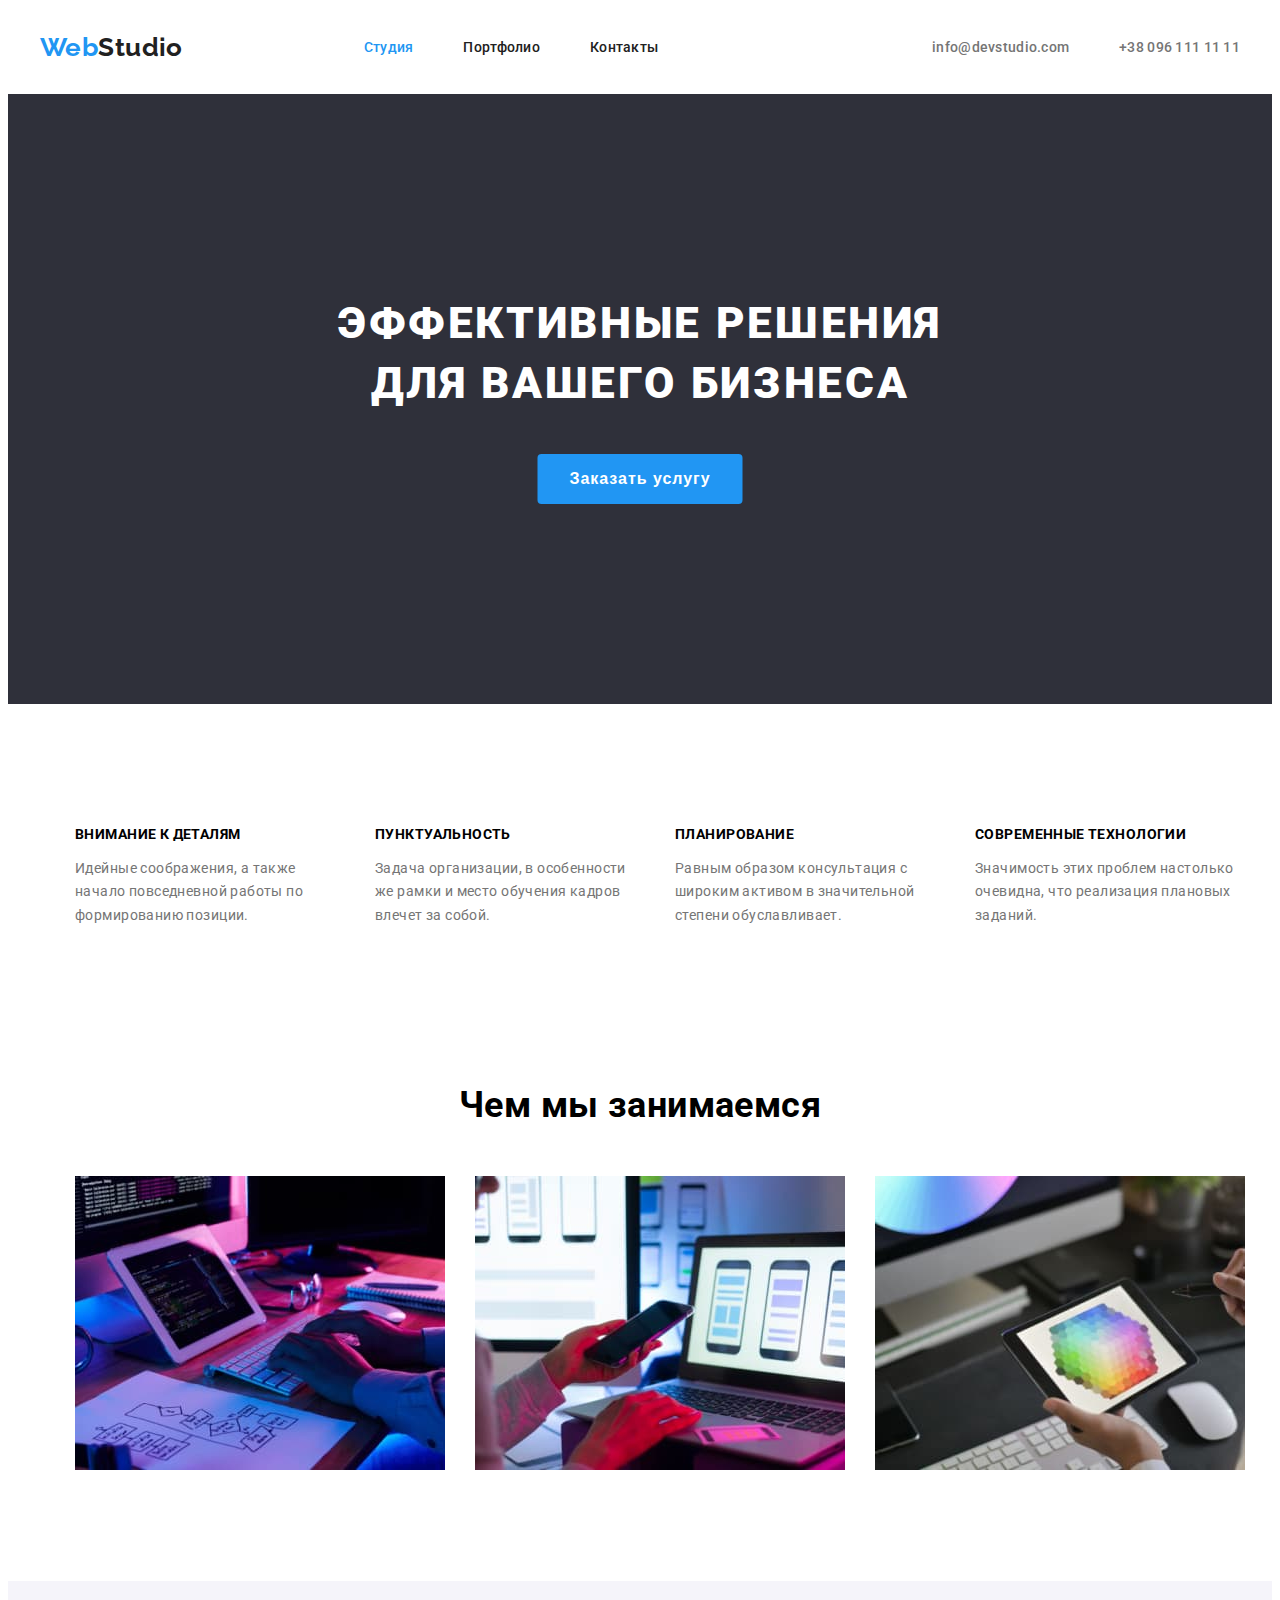
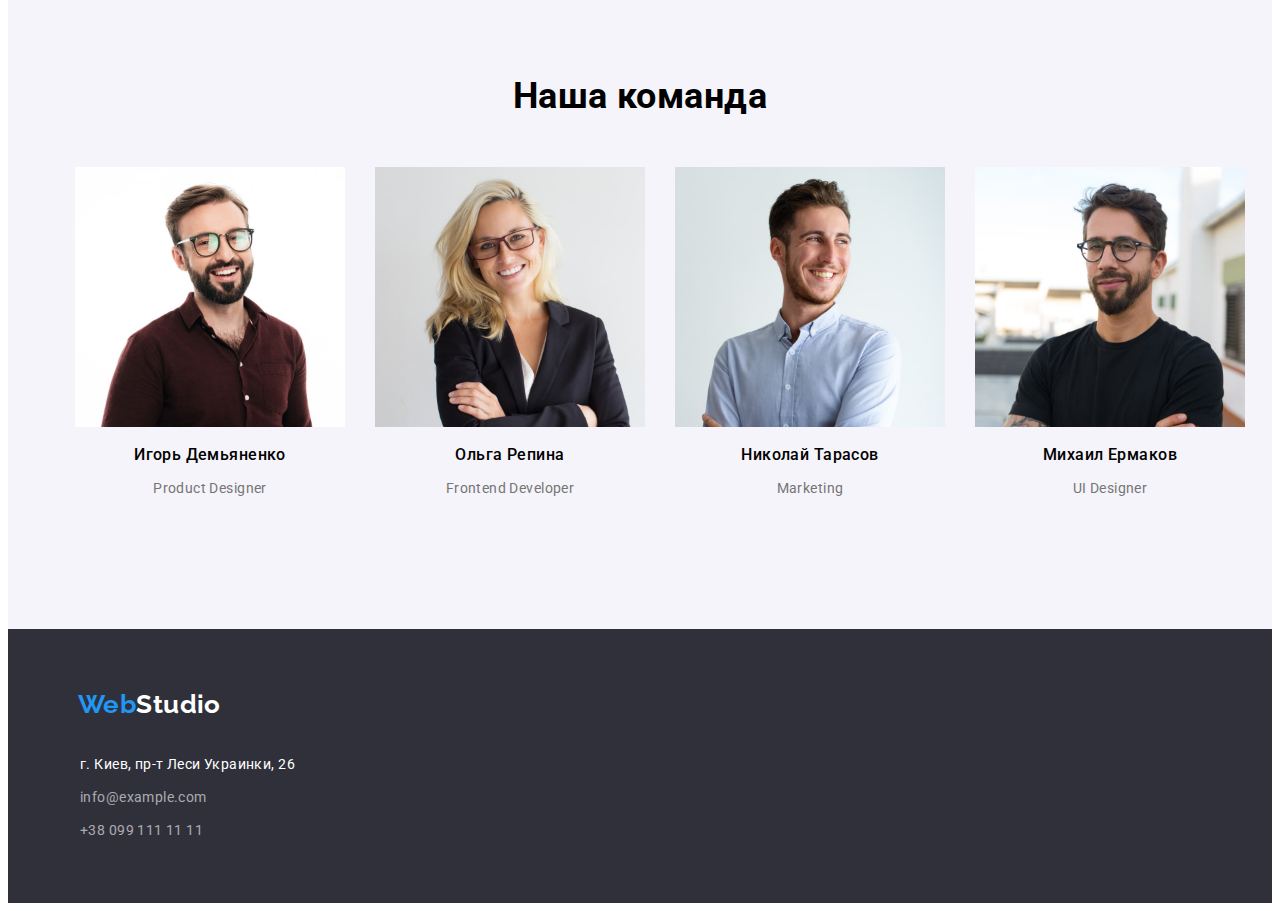
<file: index.html>
<!DOCTYPE html>
<html lang="ru">
  <head>
    <meta charset="UTF-8" />
    <meta http-equiv="X-UA-Compatible" content="IE=edge" />
    <meta name="viewport" content="width=device-width, initial-scale=1.0" />
    <title>GOIT</title>
    <link rel="preconnect" href="https://fonts.googleapis.com">
    <link rel="preconnect" href="https://fonts.gstatic.com" crossorigin>
    <link href="https://fonts.googleapis.com/css2?family=Raleway:wght@700&family=Roboto:wght@400;500;700;900&display=swap" rel="stylesheet">
    <link rel="stylesheet" href="./styles/styles.css">
  </head>
  <body>
    <header>
      <div class="container">
        <div class="navigation">
            <a class="logo" href="#" lang="en">Web<span class="logo-ll">Studio</span></a>
          <nav>          
            <ul class="nav-l">
              <li class="list-font"><a class="list-l" href="#">Студия</a></li>
              <li class="list-font"><a class="list" href="./portfolio.html">Портфолио</a></li>
              <li class="list-font"><a class="list" href="#">Контакты</a></li>
            </ul>
          </nav>
          <ul class="telmail-ll">
            <li class="list-font"><a class="list-font-email-tel" href="mailto:info@devstudio.com">info@devstudio.com</a></li>
            <li class="list-font"><a class="list-font-email-tel" href="tel:+380961111111">+38 096 111 11 11</a></li>
          </ul>
        </div>
      </div>
    </header>
    <main>
      <section class="section-l">
        <div class="container">
          <h1 class="header-l">Эффективные решения для вашего бизнеса</h1>
          <button class="button" type="button">Заказать услугу</button>
        </div>
      </section>
      <section class="section-ll">
          <div class="container">
            <h2 class="invisible">Наши преимущества</h2>
        <ul class="header-menu-list">
          <li>
            <h3 class="header-list">Внимание к деталям</h3>
            <p class="text-list">Идейные соображения, а также начало повседневной работы по формированию позиции.</p>
          </li>
          <li>
            <h3 class="header-list">Пунктуальность</h3>
            <p class="text-list">
              Задача организации, в особенности же рамки и место обучения кадров влечет за собой.
            </p>
          </li>
          <li>
            <h3 class="header-list">Планирование</h3>
            <p class="text-list">
              Равным образом консультация с широким активом в значительной степени обуславливает.
            </p>
          </li>
          <li>
            <h3 class="header-list">Современные технологии</h3>
            <p class="text-list">Значимость этих проблем настолько очевидна, что реализация плановых заданий.</p>
          </li>
        </ul>
          </div>
      </section>
      <section class="section-lll">
        <div class="container">
          <h2 class="header-photo">Чем мы занимаемся</h2>
        <ul class="photo-flex">
          <li><img src="./images/img(1).jpg" width="370" height="294" alt="IMG1" /></li>
          <li><img src="./images/img(2).jpg" width="370" height="294" alt="IMG2" /></li>
          <li><img src="./images/img(3).jpg" width="370" height="294" alt="IMG3" /></li>
        </ul>
        </div>
      </section>
      <section class="big-team">
          <div class="container">
            <h2 class="team">Наша команда</h2>
        <ul class="team-our">
          <li class="photo-members">
              <img src="./images/img221.jpg" width="270" height="260" alt="img221" />
            <h3 class="members">Игорь Демьяненко</h3>
            <p class="profession">Product Designer</p>
          </li>
          <li class="photo-members">
              <img src="./images/img222.jpg" width="270" height="260" alt="img222" />
            <h3 class="members">Ольга Репина</h3>
            <p class="profession">Frontend Developer</p>
          </li>
          <li class="photo-members">
              <img src="./images/img223.jpg" width="270" height="260" alt="img223" />
            <h3 class="members">Николай Тарасов</h3>
            <p class="profession">Marketing</p>
          </li>
          <li class="photo-members">
              <img src="./images/img224.jpg" width="270" height="260" alt="img224" />
            <h3 class="members">Михаил Ермаков</h3>
            <p class="profession">UI Designer</p>
          </li>
        </ul>
          </div>
      </section>
    </main>
    <footer class="big-footer">
      <div class="container">
        <div class="footer-l">
          <span class="span-logo">
            <a class="logo" href="#" lang="en">Web<span class="logo-lll">Studio</span></a>
          </span>
      <address>
        <ul class="contacts-list">
          <li class="list-cont-l">
           <a style="text-decoration: none;" class="city" href="https://bit.ly/3pXMvUd">г. Киев, пр-т Леси Украинки, 26</a>
          </li>
          <li class="list-cont-ll">
            <a style="text-decoration: none;" class="email-tel" href="mailto:info@example.com">info@example.com</a>
          </li>
          <li class="list-cont-lll">
            <a style="text-decoration: none;" class="email-tel" href="tel:+380991111111">+38 099 111 11 11</a>
          </li>
        </ul>
      </address>
        </div>
      </div>
    </footer> 
  </body>
</html>
</file>
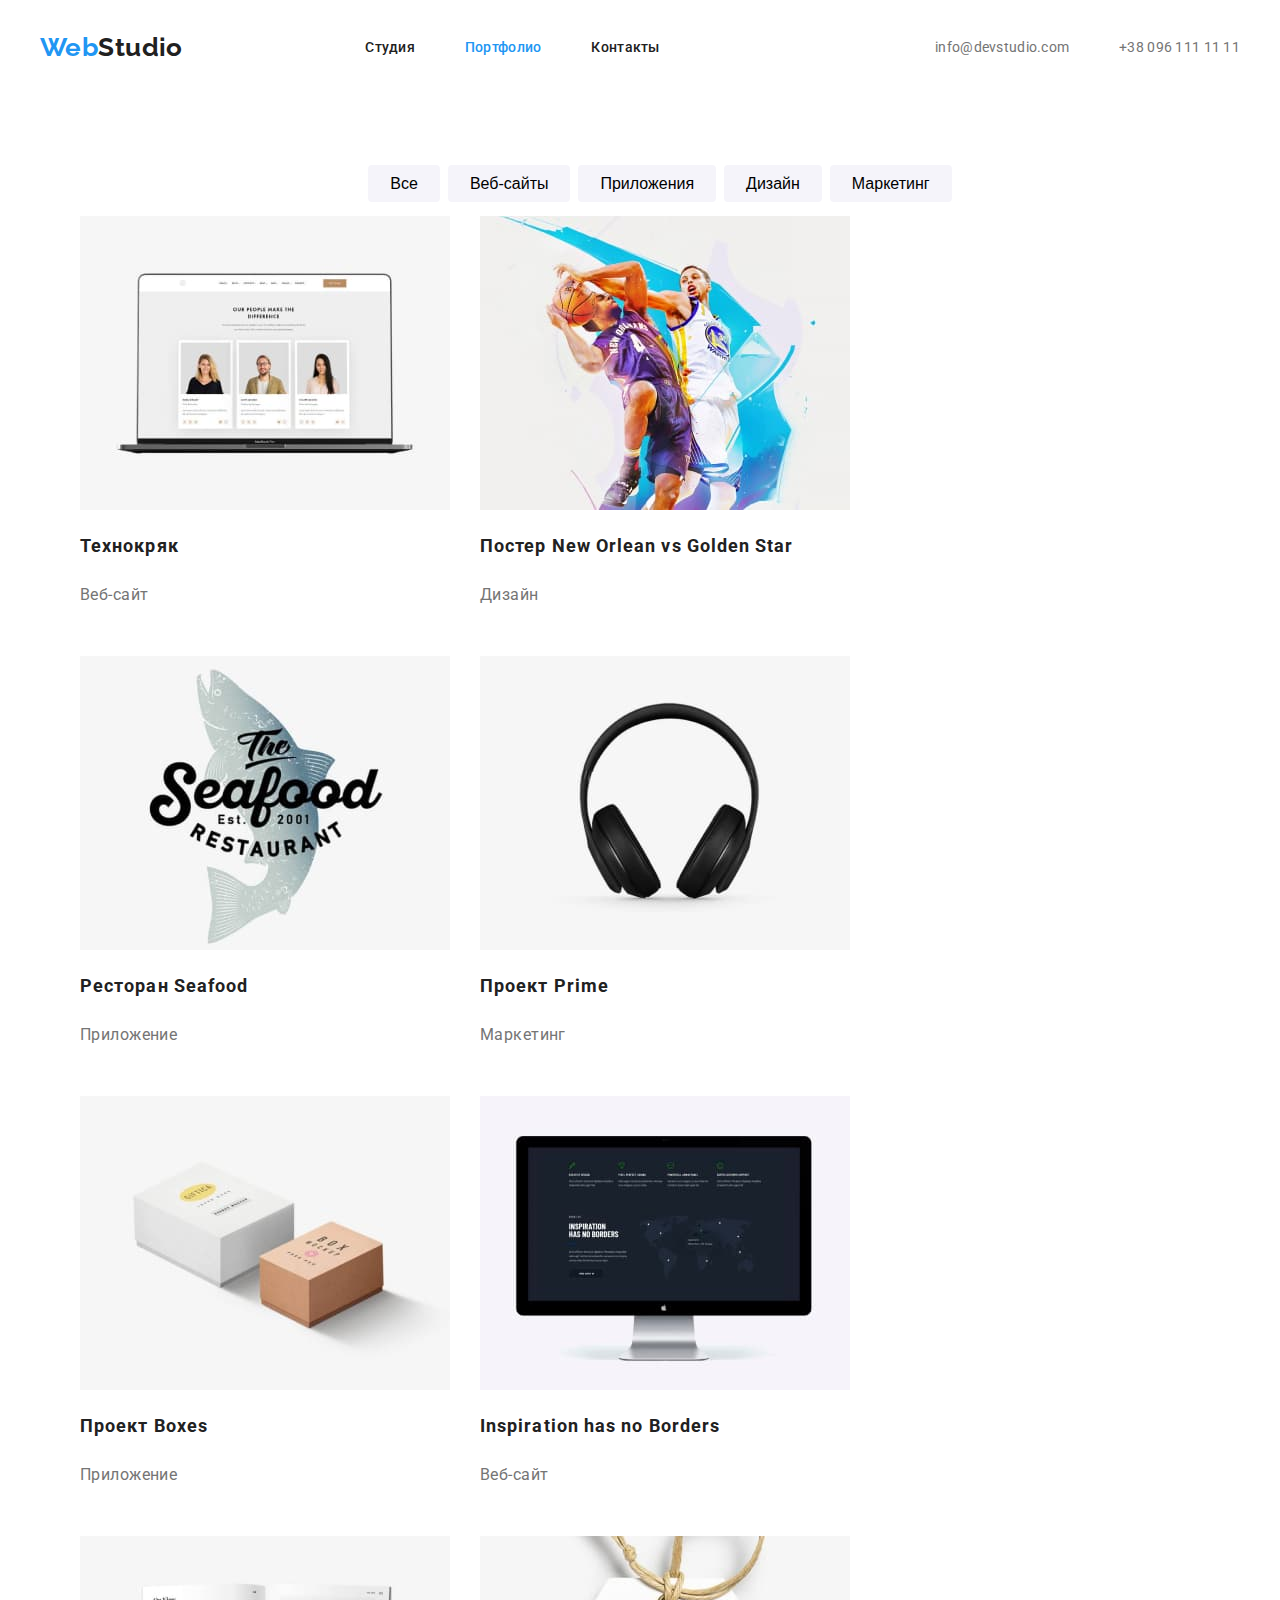
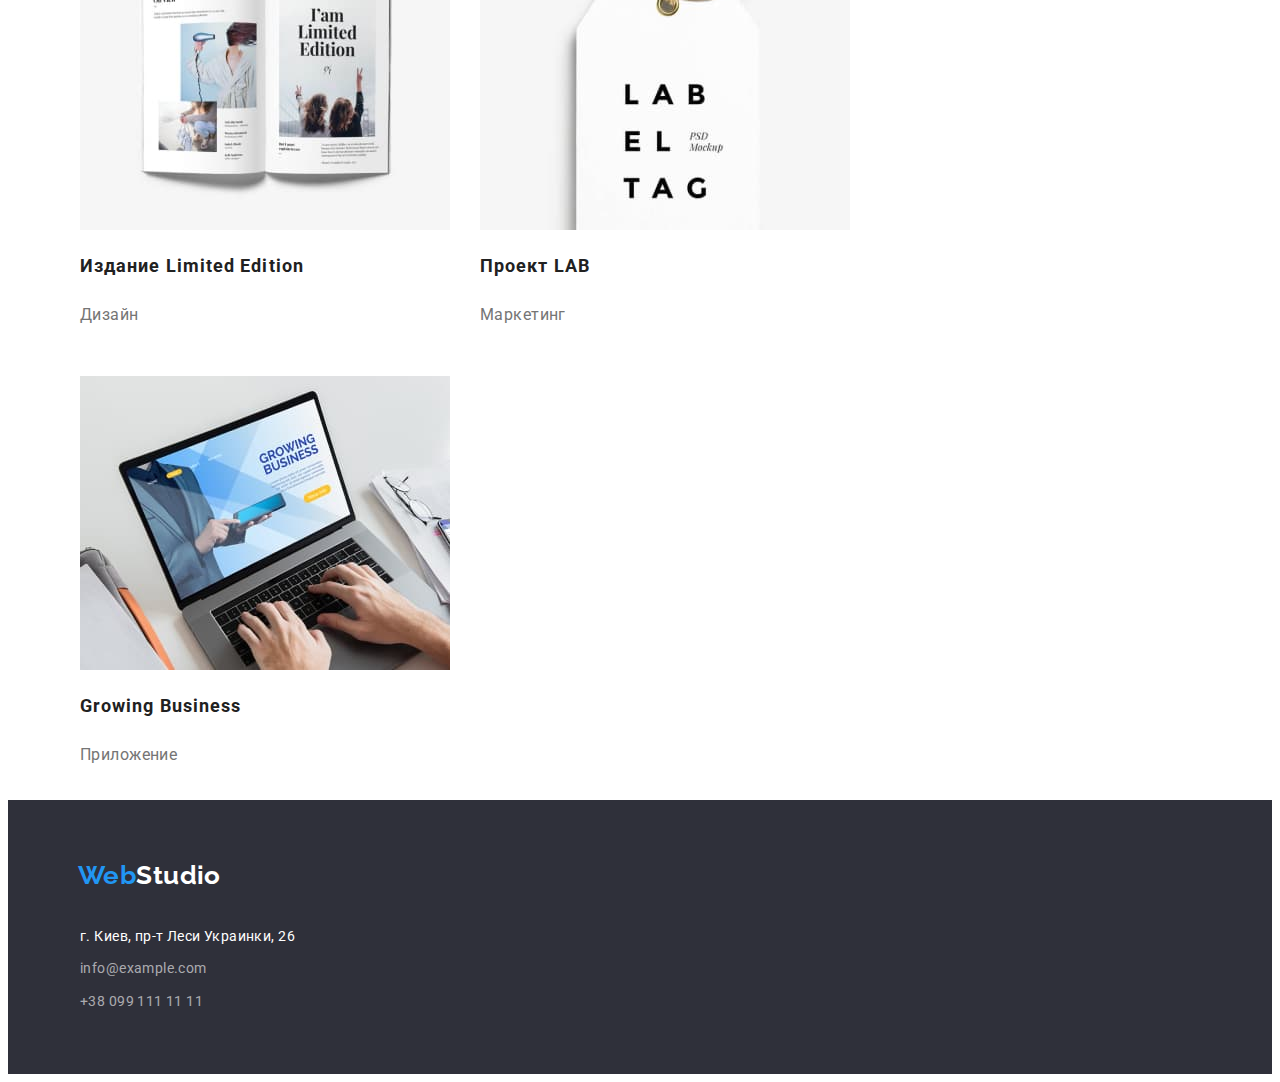
<file: portfolio.html>
<!DOCTYPE html>
<html lang="ru">
  <head>
    <meta charset="UTF-8" />
    <meta http-equiv="X-UA-Compatible" content="IE=edge" />
    <meta name="viewport" content="width=device-width, initial-scale=1.0" />
    <title>Портфолио</title>
    <link rel="preconnect" href="https://fonts.googleapis.com">
    <link rel="preconnect" href="https://fonts.gstatic.com" crossorigin>
    <link href="https://fonts.googleapis.com/css2?family=Raleway:wght@700&family=Roboto:wght@400;500;700;900&display=swap" rel="stylesheet">
    <link rel="stylesheet" href="./styles/styles.css" />    
  </head>
  <body>
    <header>
      <div class="container">
        <div class="navigation">
          <a class="logo" href="#" lang="en">Web<span class="logo-ll">Studio</span></a>
          <nav>
            <ul class="nav-l">
              <li class="list-font"><a class="list-lll" href="./index.html">Студия</a></li>
              <li class="list-font"><a class="list-ll" href="#">Портфолио</a></li>
              <li class="list-font"><a class="list-lll" href="#">Контакты</a></li>
            </ul>
          </nav>
          <ul class="telmail-ll">
            <li class="list-font">
              <a class="list-font-email-tel-ll" href="mailto:info@devstudio.com">info@devstudio.com</a>
            </li>
            <li class="list-font">
              <a class="list-font-email-tel-ll" href="tel:+380961111111">+38 096 111 11 11</a>
            </li>
          </ul>
        </div>
      </div>
    </header>
    <main>
      <section class="section-p-l">
        <div class="container">
          <h1 class="header-ll">Информация</h1>
        <ul class="button-menu-list">
          <li>
            <button class="button-list-ll" type="button">Все</button>
          </li>
          <li>
            <button class="button-list-ll" type="button">Веб-сайты</button>
          </li>
          <li>
            <button class="button-list-ll" type="button">Приложения</button>
          </li>
          <li>
            <button class="button-list-ll" type="button">Дизайн</button>
          </li>
          <li>
            <button class="button-list-ll" type="button">Маркетинг</button>
          </li>
        </ul>
        <ul class="photo-list-p">
          <li>
            <img src="./images-portfolio/comp.jpg" alt="img1p" />
            <h2 class="header-list-ll">Технокряк</h2>
            <p class="text-list-ll">Веб-сайт</p>
          </li>
          <li>
            <img src="./images-portfolio/bask.jpg" alt="img2p" />
            <h2 class="header-list-ll">Постер New Orlean vs Golden Star</h2>
            <p class="text-list-ll">Дизайн</p>
          </li>
          <li>
            <img src="./images-portfolio/fish.jpg" alt="img3p" />
            <h2 class="header-list-ll">Ресторан Seafood</h2>
            <p class="text-list-ll">Приложение</p>
          </li>
          <li>
            <img src="./images-portfolio/img (13).jpg" alt="img4p" />
            <h2 class="header-list-ll">Проект Prime</h2>
            <p class="text-list-ll">Маркетинг</p>
          </li>
          <li>
            <img src="./images-portfolio/img (14).jpg" alt="img5p" />
            <h2 class="header-list-ll">Проект Boxes</h2>
            <p class="text-list-ll">Приложение</p>
          </li>
          <li>
            <img src="./images-portfolio/img (15).jpg" alt="img6p" />
            <h2 class="header-list-ll">Inspiration has no Borders</h2>
            <p class="text-list-ll">Веб-сайт</p>
          </li>
          <li>
            <img src="./images-portfolio/img (16).jpg" alt="img7p" />
            <h2 class="header-list-ll">Издание Limited Edition</h2>
            <p class="text-list-ll">Дизайн</p>
          </li>
          <li>
            <img src="./images-portfolio/brel.jpg" alt="img8p" />
            <h2 class="header-list-ll">Проект LAB</h2>
            <p class="text-list-ll">Маркетинг</p>
          </li>
          <li>
            <img src="./images-portfolio/comp2.jpg" alt="img9p" />
            <h2 class="header-list-ll">Growing Business</h2>
            <p class="text-list-ll">Приложение</p>
          </li>
        </ul>
        </div>
      </section>
    </main>
    <footer class="big-footer">
      <div class="container">
        <div class="footer-l">
          <span class="span-logo">
            <a class="logo" href="#" lang="en">Web<span class="logo-lll">Studio</span></a>
          </span>
      <address>
        <ul class="contacts-list">
          <li class="list-cont-l" style="list-style-type: none">
            <a class="city" href="https://bit.ly/3pXMvUd">г. Киев, пр-т Леси Украинки, 26</a>
          </li>
          <li class="list-cont-ll" style="list-style-type: none">
            <a class="email-tel" href="mailto:info@example.com">info@example.com</a>
          </li>
          <li class="list-cont-lll" style="list-style-type: none">
            <a class="email-tel" href="tel:+380991111111">+38 099 111 11 11</a>
          </li>
        </ul>
      </address>
        </div>
      </div>
    </footer>
  </body>
</html>
</file>
<file: styles/styles.css>
:root {
  --color-hover: #2196f3;
  --font-family: 'Raleway', sans-serif;
  --color-color2: #757575;
  --background-color-color3: #2f303a;
  --background-color-color4: #f5f4fa;
  --color-color3: #212121;
  --color-color4: #fff;
  --background-color5: #188ce8;
  --color-color5: rgba(255, 255, 255, 0.6);

}

body {
  font-family: Roboto;
  font-size: 14px;
  letter-spacing: 0.03em;
  background-color: var(--color-color4);
}

html {
  scroll-behavior: smooth;
}

*,
*::before,
*::after {
  box-sizing: border-box;
}

.container {
  max-width: 1200px;
  margin: 0 auto;
  width: 100%;
}

/* Nav */

.navigation {
  display: flex;
  justify-content: space-between;
  align-items: center;
  margin-top: 25px;
  margin-bottom: 25px;

}

.nav-l {
  display: flex;
  gap: 50px;
  margin-right: 93px;
}

.telmail-ll {
  display: flex;
  gap: 50px;
}

.logo {
  text-decoration: none;
  font-family: var(--font-family);
  font-weight: 700;
  font-size: 26px;
  line-height: 1.17;
  color: var(--color-hover);
}

.logo-ll {
  color: var(--color-color3);
}

.list:hover {
  color: var(--color-hover);
}


.list-font {
 
  line-height: 1.17;
  list-style-type: none;
  letter-spacing: 5;
  letter-spacing: 0.02em;
}

.list {
  color: var(--color-color3);
  font-weight: 500;
  text-decoration: none;
}

.list-l {
  color: var(--color-hover);
  font-weight: 500;
  text-decoration: none;
}

.list-font-email-tel {
  line-height: 1.17;
  color: var(--color-color2);
  font-weight: 500;
  text-decoration: none;
}

.list-font-email-tel:hover {
  color: var(--color-hover);
}

/* Menu-Section1 */

.section-l {
  background-color: var(--background-color-color3);
  padding: 200px 0
}

.header-l {
  text-transform: uppercase;
  font-size: 44px;
  font-weight: 900;
  line-height: 1.36;
  letter-spacing: 0.06em;
  width: 696px;
  height: 120px;
  text-align: center;
  margin: 0 auto;
  color: var(--color-color4);
}

/* Button */

.button {
  margin-top: 40px;
  position: relative;
  left: 50%;
  transform: translate(-50%, 0);  
  padding: 10px 32px;
  border-radius: 4px;
  font-weight: 700;
  font-size: 16px;
  line-height: 1.87;
  border: 0;
  letter-spacing: 0.06em;

  color: var(--color-color4);
}

.button {
  background-color: var(--color-hover);
}

.button:hover,
.button:focus {
  background-color: var(--background-color5);
  color: var(--color-color4);
}

/* Header-list */

.section-ll {
  display: flex;
  margin-top: 94px;
  margin-bottom: 94px;
  
}

.header-menu-list {
  display: flex;
  gap: 30px;
  justify-content: center;
  list-style-type: none;
  
}

.invisible {
  font-size: 0px;
}

.header-list {
  font-size: 14px;
  font-weight: 700;
  line-height: 1.17;
  text-transform: uppercase;
}

.text-list {
  display: flex;
  width: 270px;
  height: 75px;
  color: var(--color-color2);
  line-height: 1.7;
}

/* Header-Photo */

.section-lll {
  display: flex;
  margin-bottom: 94px;
}

.photo-flex {
  display: flex;
  gap: 30px;
  justify-content: center;
  list-style-type: none;
}

.header-photo {
  display: flex;
  justify-content: center;
  margin-bottom: 50px;
  font-weight: 700;
  font-size: 36px;
  line-height: 1.17;
}

/* Our Team */

.big-team {
  display: flex;
  background-color: var(--background-color-color4);

}

.team-our {
  list-style-type: none;
  display: flex;
  gap: 30px;
  justify-content: center;
  margin-bottom: 94px;
}

.team {
  display: flex;
  justify-content: center;
  font-weight: 700;
  font-size: 36px;
  line-height: 1.17;
  margin-bottom: 50px;
  margin-top: 94px;
}

.photo-members {
  width: 270px;
  height: 368px;
}

.members {
  text-align: center;
  font-weight: 500;
  font-size: 16px;
  line-height: 1.17;
}

.profession {
  text-align: center;
  color: var(--color-color2);
  font-size: 16;
  line-height: 1.17;
}

/* Footer */

.big-footer {
  background-color: var(--background-color-color3);
}

.footer-l {
  display: flex;
  flex-direction: column;
  padding-top: 60px;
  
}

.contacts-list {
  list-style-type: none;
  margin-bottom: 60px;
}

.list-cont-l, .list-cont-ll {
  margin-bottom: 9px;
}


.city {
  text-decoration: none;
  color: var(--color-color4);
  line-height: 1.7;
  font-style: normal;
}

.city:hover {
  color: var(--color-hover);
}

.email-tel {
  text-decoration: none;
  line-height: 1.7;
  color: var(--color-color5);
  font-style: normal;
}

.email-tel:hover {
  color: var(--color-hover);
}

.logo-lll {
  color: var(--color-color4);
}

.span-logo {
  margin-left: 38px;
  margin-bottom: 20px;
 
  
}

/* Portfolio */

/* Nav */

.logo-ll {
  color: var(--color-color3);
}

.list-lll:hover {
  color: var(--color-hover);
}

.list-font-ll {
  line-height: 1.17;
  list-style-type: none;
  letter-spacing: 0.02em;
}

.list-lll {
  text-decoration: none;
  letter-spacing: 0.02em;
  color: var(--color-color3);
  font-weight: 500;
}

.list-ll {
  text-decoration: none;
  letter-spacing: 0.02em;
  color: var(--color-hover);
  font-weight: 500;
}

.list-font-email-tel-ll {
  text-decoration: none;
  letter-spacing: 0.02em;
  line-height: 1.17;
  list-style-type: none;
  color: var(--color-color2);
}

.list-font-email-tel-ll:hover {
  color: var(--color-hover);
}

/* Main */

.header-ll {
  visibility: hidden;
}

.section-p-l {
  display: flex;

}

.photo-list-p {
  list-style-type: none;
  display: flex;
  flex-wrap: wrap;
  gap: 30px;
}

.button-menu-list {
  list-style-type: none;
  display: flex;
  justify-content: center;
  gap: 8px;
}

.button-list-ll {
  border: 0;
  cursor: pointer;
  padding: 6px 22px;
  border-radius: 4px;
  font-weight: 500;
  font-size: 16px;
  line-height: 1.6;
  background-color: var(--background-color-color4);
}

.button-list-ll:hover,
.button-list-ll:focus {
  color: var(--color-color4);
  background-color: var(--color-hover);
}

/* Information */

.header-list-ll {
  font-weight: 700;
  letter-spacing: 0.06em;
  font-size: 18px;
  line-height: 2;
  color: var(--color-color3);
}

.text-list-ll {
  font-size: 16px;
  line-height: 1.875;
  color: var(--color-color2);
}
</file>
